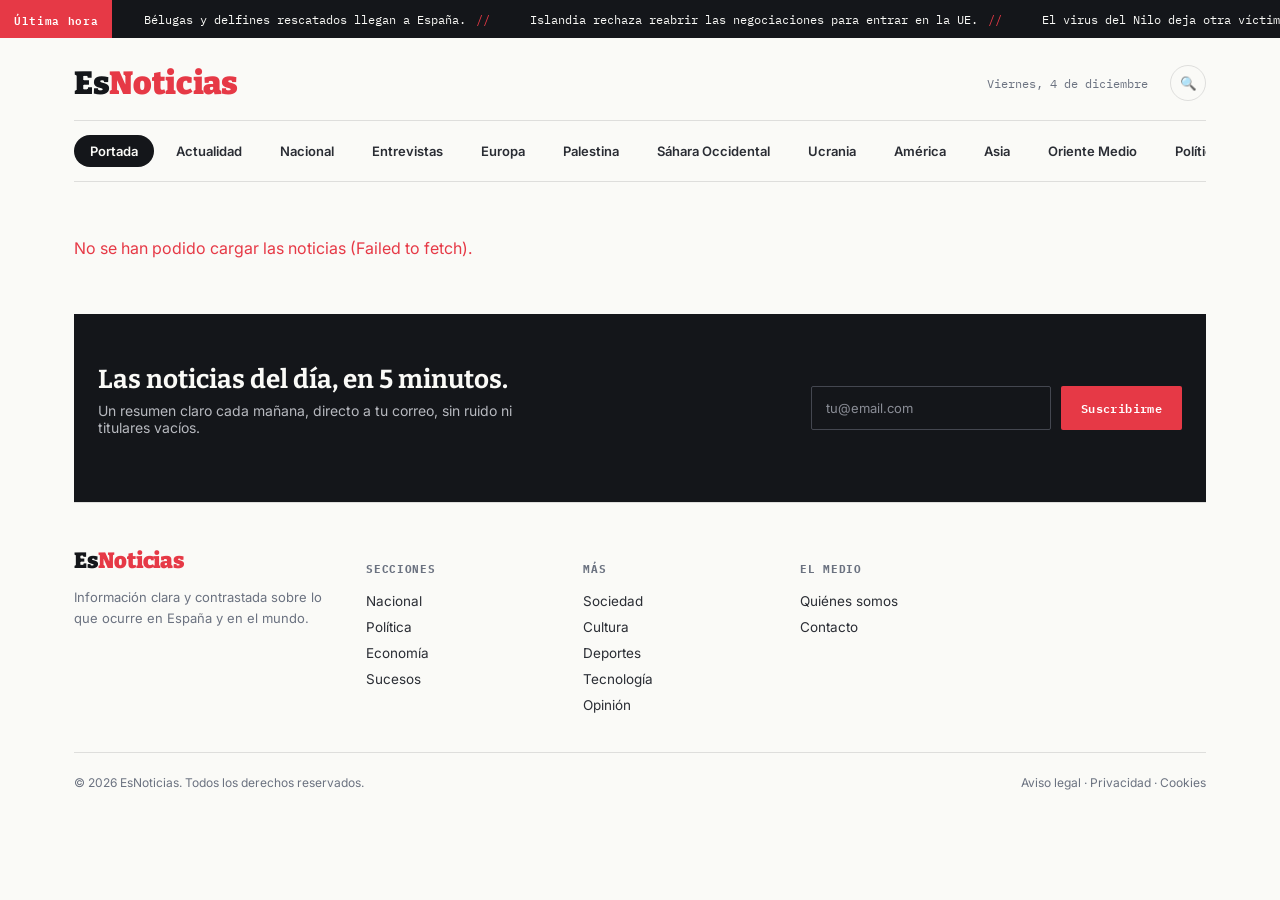
<file: index.html>
<!DOCTYPE html>
<html lang="es">
<head>
<meta charset="UTF-8">
<meta name="viewport" content="width=device-width, initial-scale=1.0">
<title>EsNoticias — Información clara, sin ruido</title>
<meta name="description" content="EsNoticias — información clara y contrastada sobre actualidad, política, economía e internacional, sin ruido.">
<meta property="og:type" content="website">
<meta property="og:site_name" content="EsNoticias">
<meta property="og:title" content="EsNoticias — Información clara, sin ruido">
<meta property="og:description" content="Noticias de actualidad, política, economía e internacional, actualizadas al minuto.">
<meta property="og:url" content="https://es-noticias.vercel.app/">
<meta property="og:image" content="https://es-noticias.vercel.app/assets/og-default.jpg">
<meta property="og:locale" content="es_ES">

<meta name="twitter:card" content="summary_large_image">
<meta name="twitter:title" content="EsNoticias — Información clara, sin ruido">
<meta name="twitter:description" content="Noticias de actualidad, política, economía e internacional, actualizadas al minuto.">
<meta name="twitter:image" content="https://es-noticias.vercel.app/assets/og-default.jpg">
<link rel="icon" type="image/svg+xml" href="favicon.svg">
<link rel="preconnect" href="https://fonts.googleapis.com">
<link rel="preconnect" href="https://fonts.gstatic.com" crossorigin>
<link href="https://fonts.googleapis.com/css2?family=Bitter:wght@500;700;900&family=Inter:wght@400;500;600;700&family=IBM+Plex+Mono:wght@500;600&display=swap" rel="stylesheet">
<style>
  :root{
    --ink:#14161A;
    --ink-soft:#2A2D34;
    --paper:#FAFAF7;
    --paper-dim:#F0EEE8;
    --red:#E63946;
    --red-dark:#A5202B;
    --blue:#2451FF;
    --blue-dark:#173AB8;
    --amber:#E8A317;
    --slate:#6B7280;
    --line: rgba(20,22,26,0.12);
  }
  *{box-sizing:border-box;}
  html,body{margin:0;padding:0;}
  body{
    background:var(--paper);
    color:var(--ink);
    font-family:'Inter',sans-serif;
    -webkit-font-smoothing:antialiased;
  }
  a{color:inherit;text-decoration:none;}
  img{display:block;width:100%;height:100%;object-fit:cover;}
  h1,h2,h3{font-family:'Bitter',serif;margin:0;line-height:1.08;}
  .eyebrow{
    font-family:'IBM Plex Mono',monospace;
    font-size:11px;
    font-weight:600;
    letter-spacing:0.08em;
    text-transform:uppercase;
  }
  .wrap{max-width:1180px;margin:0 auto;padding:0 24px;}

  /* Ticker */
  .ticker-bar{background:var(--ink);color:var(--paper);overflow:hidden;position:relative;height:38px;display:flex;align-items:center;}
  .ticker-tag{
    background:var(--red);color:#fff;font-family:'IBM Plex Mono',monospace;font-size:11px;font-weight:600;
    letter-spacing:0.06em;padding:8px 14px;height:100%;display:flex;align-items:center;flex-shrink:0;z-index:2;
  }
  .ticker-track-wrap{overflow:hidden;flex:1;height:100%;}
  .ticker-track{display:flex;align-items:center;white-space:nowrap;animation:scroll-left 32s linear infinite;height:100%;}
  .ticker-track span{
    font-family:'IBM Plex Mono',monospace;font-size:12px;padding:0 32px;position:relative;
  }
  .ticker-track span::after{content:"//";position:absolute;right:8px;color:var(--red);}
  @keyframes scroll-left{from{transform:translateX(0);}to{transform:translateX(-50%);}}

  /* Masthead */
  .masthead{padding:26px 0 18px;display:flex;align-items:center;justify-content:space-between;border-bottom:1px solid var(--line);}
  .logo{font-family:'Bitter',serif;font-weight:900;font-size:32px;letter-spacing:-0.01em;}
  .logo span{color:var(--red);}
  .masthead-right{display:flex;align-items:center;gap:22px;}
  .date-label{font-family:'IBM Plex Mono',monospace;font-size:12px;color:var(--slate);white-space:nowrap;}
  .icon-btn{width:36px;height:36px;border-radius:50%;border:1px solid var(--line);display:flex;align-items:center;justify-content:center;cursor:pointer;background:none;}
  .subscribe-btn{
    background:var(--ink);color:var(--paper);font-family:'IBM Plex Mono',monospace;font-size:12px;font-weight:600;
    padding:10px 18px;border-radius:2px;letter-spacing:0.03em;cursor:pointer;border:none;
  }

  /* Search bar */
  .search-bar{
    display:none;padding:14px 0;border-bottom:1px solid var(--line);
  }
  .search-bar.open{display:flex;gap:10px;}
  .search-bar input{
    flex:1;border:1px solid var(--line);border-radius:2px;padding:10px 14px;font-size:14px;
    font-family:'Inter',sans-serif;background:var(--paper-dim);
  }
  .search-bar button{
    background:var(--ink);color:var(--paper);border:none;padding:10px 18px;border-radius:2px;
    font-family:'IBM Plex Mono',monospace;font-size:12px;font-weight:600;cursor:pointer;
  }
  .search-bar .cerrar{
    background:none;color:var(--slate);border:1px solid var(--line);
  }

  /* Nav */
  .nav{display:flex;align-items:center;gap:6px;padding:14px 0;overflow-x:auto;border-bottom:1px solid var(--line);}
  .nav a{
    font-size:13px;font-weight:600;padding:8px 16px;border-radius:20px;white-space:nowrap;color:var(--ink-soft);
  }
  .nav a.active{background:var(--ink);color:var(--paper);}
  .nav a:not(.active):hover{background:var(--paper-dim);}
  .nav .more{color:var(--slate);border:1px dashed var(--line);}

  /* Hero */
  .hero{display:grid;grid-template-columns:1.55fr 1fr;gap:36px;padding:38px 0 46px;}
  .cat-bar{border-left:4px solid var(--red);padding-left:12px;}
  .cat-bar.blue{border-color:var(--blue);}
  .cat-bar.amber{border-color:var(--amber);}
  .cat-bar.gray{border-color:var(--slate);}
  .lead-img{aspect-ratio:16/10;background:linear-gradient(135deg,#3A3F4B,#14161A);border-radius:3px;margin-bottom:18px;position:relative;overflow:hidden;}
  .lead-img .badge{
    position:absolute;top:14px;left:14px;background:var(--red);color:#fff;font-family:'IBM Plex Mono',monospace;
    font-size:11px;font-weight:600;letter-spacing:0.05em;padding:5px 10px;
  }
  .lead h1{font-size:38px;margin:10px 0 12px;}
  .dek{font-size:16px;color:var(--ink-soft);line-height:1.5;margin-bottom:14px;max-width:56ch;}
  .byline{font-family:'IBM Plex Mono',monospace;font-size:11.5px;color:var(--slate);display:flex;gap:10px;align-items:center;}
  .byline .dot{width:3px;height:3px;background:var(--slate);border-radius:50%;}

  .side-stack{display:flex;flex-direction:column;gap:22px;}
  .side-card{padding-bottom:22px;border-bottom:1px solid var(--line);}
  .side-card:last-child{border-bottom:none;padding-bottom:0;}
  .side-card h3{font-size:18px;margin:8px 0 6px;}
  .side-card .dek-sm{font-size:13.5px;color:var(--slate);line-height:1.5;}

  /* Section blocks */
  .section-block{padding:42px 0;border-top:1px solid var(--line);}
  .section-head{display:flex;align-items:baseline;justify-content:space-between;margin-bottom:24px;}
  .section-head h2{font-size:24px;}
  .section-head .see-all{font-family:'IBM Plex Mono',monospace;font-size:11.5px;font-weight:600;color:var(--slate);text-transform:uppercase;letter-spacing:0.04em;}
  .card-grid{display:grid;grid-template-columns:repeat(3,1fr);gap:26px;}
  .story-card .thumb{aspect-ratio:4/3;border-radius:3px;margin-bottom:12px;background:linear-gradient(135deg,#DCD9CF,#B8B4A6);}
  .story-card.intl .thumb{background:linear-gradient(135deg,#C9D8FF,#7E9CFF);}
  .story-card h3{font-size:17px;margin:0 0 8px;}
  .story-card .dek-sm{font-size:13px;color:var(--slate);line-height:1.5;margin-bottom:8px;}
  .story-card .byline{font-size:11px;}

  /* Newsletter */
  .newsletter{background:var(--ink);color:var(--paper);padding:52px 0;margin-top:12px;}
  .newsletter-inner{display:flex;align-items:center;justify-content:space-between;gap:32px;flex-wrap:wrap;}
  .newsletter h2{color:var(--paper);font-size:26px;max-width:420px;}
  .newsletter p{color:#B7B9BF;font-size:14px;margin-top:8px;max-width:420px;}
  .newsletter-form{display:flex;gap:10px;flex-shrink:0;}
  .newsletter-form input{
    background:transparent;border:1px solid #444750;color:var(--paper);padding:12px 14px;font-size:13px;
    font-family:'Inter',sans-serif;width:240px;border-radius:2px;
  }
  .newsletter-form input::placeholder{color:#8A8D96;}
  .newsletter-form button{
    background:var(--red);color:#fff;border:none;padding:12px 20px;font-family:'IBM Plex Mono',monospace;
    font-size:12px;font-weight:600;letter-spacing:0.03em;cursor:pointer;border-radius:2px;
  }

  /* Footer */
  footer{padding:44px 0 30px;border-top:1px solid var(--line);}
  .footer-grid{display:grid;grid-template-columns:1.4fr repeat(4,1fr);gap:28px;margin-bottom:34px;}
  .footer-grid .logo{font-size:22px;margin-bottom:10px;}
  .footer-grid p{font-size:13px;color:var(--slate);line-height:1.6;max-width:32ch;}
  .footer-col h4{font-family:'IBM Plex Mono',monospace;font-size:11px;letter-spacing:0.06em;text-transform:uppercase;color:var(--slate);margin-bottom:12px;}
  .footer-col a{display:block;font-size:13.5px;padding:5px 0;color:var(--ink-soft);}
  .footer-col a:hover{color:var(--red);}
  .footer-bottom{display:flex;justify-content:space-between;align-items:center;padding-top:22px;border-top:1px solid var(--line);font-size:12px;color:var(--slate);flex-wrap:wrap;gap:10px;}

  @media (max-width:860px){
    .hero{grid-template-columns:1fr;}
    .card-grid{grid-template-columns:1fr;}
    .footer-grid{grid-template-columns:1fr 1fr;}
    .lead h1{font-size:28px;}
    .newsletter-inner{flex-direction:column;align-items:flex-start;}
    .newsletter-form{width:100%;}
    .newsletter-form input{width:100%;}
    .date-label{display:none;}
  }
</style>
</head>
<body>

<div class="ticker-bar">
  <div class="ticker-tag">Última hora</div>
  <div class="ticker-track-wrap">
    <div class="ticker-track" id="tickerTrack">
      <span>Bélugas y delfines rescatados llegan a España.</span>
      <span>Islandia rechaza reabrir las negociaciones para entrar en la UE.</span>
      <span>El virus del Nilo deja otra víctima en Sevilla</span>
      <span>Granada y Jaén registran nuevos terremotos de baja intensidad.</span>
      <span>Moscú intensifica la ofensiva aérea sobre Ucrania.</span>
      <span>Ben Gvir presume de empeorar las condiciones de las presas palestinas.</span>
      <span>Cuatro palestinos heridos en un ataque de colonos en Cisjordania.</span>
      <span>Estados Unidos y Irán vuelven a intercambiar ataques.</span>
    </div>
  </div>
</div>

<div class="wrap">

  <div class="masthead">
    <div class="logo">Es<span>Noticias</span></div>
    <div class="masthead-right">
      <span class="date-label" id="dateLabel"></span>
      <button class="icon-btn" id="searchToggle" title="Buscar">🔍</button>
    </div>
  </div>

  <div class="search-bar" id="searchBar">
    <input type="text" id="searchInput" placeholder="Buscar noticias…">
    <button id="searchGo">Buscar</button>
    <button class="cerrar" id="searchClose" type="button">Cerrar</button>
  </div>

  <nav class="nav">
    <a href="index.html" class="active">Portada</a>
    <a href="seccion.html?cat=Actualidad">Actualidad</a>
    <a href="seccion.html?cat=Nacional">Nacional</a>
    <a href="seccion.html?cat=Nacional">Entrevistas</a>
    <a href="seccion.html?cat=Europa">Europa</a>
    <a href="seccion.html?cat=Palestina">Palestina</a>
    <a href="seccion.html?cat=S%C3%A1hara%20Occidental">Sáhara Occidental</a>
    <a href="seccion.html?cat=Ucrania">Ucrania</a>
    <a href="seccion.html?cat=Am%C3%A9rica">América</a>
    <a href="seccion.html?cat=Asia">Asia</a>
    <a href="seccion.html?cat=Oriente%20Medio">Oriente Medio</a>
    <a href="seccion.html?cat=Pol%C3%ADtica">Política</a>
    <a href="seccion.html?cat=Econom%C3%ADa">Economía</a>
    <a href="seccion.html?cat=Sociedad">Sociedad</a>
    <a href="seccion.html?cat=Sucesos">Sucesos</a>
    <a href="seccion.html?cat=Cultura">Cultura</a>
    <a href="seccion.html?cat=Deportes">Deportes</a>
    <a href="seccion.html?cat=Tecnolog%C3%ADa">Tecnología</a>
    <a href="seccion.html?cat=Ciencia">Ciencia</a>
    <a href="seccion.html?cat=Salud">Salud</a>
    <a href="seccion.html?cat=Opini%C3%B3n">Opinión</a>
    <a href="seccion.html?cat=Otros">Otros</a>
  </nav>

  <div id="esn-portada">
    <p style="padding:60px 0;text-align:center;color:var(--slate);">Cargando noticias…</p>
  </div>

  <div class="newsletter">
    <div class="wrap newsletter-inner">
      <div>
        <h2>Las noticias del día, en 5 minutos.</h2>
        <p>Un resumen claro cada mañana, directo a tu correo, sin ruido ni titulares vacíos.</p>
      </div>
      <form id="esnNewsletterForm" class="newsletter-form" method="POST" target="esnHiddenFrame" action="https://7f5d0035.sibforms.com/serve/[base64]">
        <input type="email" id="esnNewsletterEmail" name="EMAIL" placeholder="tu@email.com" required>
        <input type="text" name="email_address_check" value="" style="display:none;">
        <input type="hidden" name="locale" value="es">
        <button type="submit">Suscribirme</button>
      </form>
      <p id="esnNewsletterOk" style="display:none;color:#8FE3A8;font-size:14px;margin-top:10px;">¡Gracias! Ya estás suscrito a EsNoticias.</p>
      <iframe name="esnHiddenFrame" style="display:none;"></iframe>
    </div>
  </div>

  <footer>
    <div class="footer-grid">
      <div>
        <div class="logo">Es<span>Noticias</span></div>
        <p>Información clara y contrastada sobre lo que ocurre en España y en el mundo.</p>
      </div>
      <div class="footer-col">
        <h4>Secciones</h4>
        <a href="seccion.html?cat=Nacional">Nacional</a>
        <a href="seccion.html?cat=Pol%C3%ADtica">Política</a>
        <a href="seccion.html?cat=Econom%C3%ADa">Economía</a>
        <a href="seccion.html?cat=Sucesos">Sucesos</a>
      </div>
      <div class="footer-col">
        <h4>Más</h4>
        <a href="seccion.html?cat=Sociedad">Sociedad</a>
        <a href="seccion.html?cat=Cultura">Cultura</a>
        <a href="seccion.html?cat=Deportes">Deportes</a>
        <a href="seccion.html?cat=Tecnolog%C3%ADa">Tecnología</a>
        <a href="seccion.html?cat=Opini%C3%B3n">Opinión</a>
      </div>
      <div class="footer-col">
        <h4>El medio</h4>
        <a href="quienes-somos.html">Quiénes somos</a>
        <a href="contacto.html">Contacto</a>
      </div>
    </div>
    <div class="footer-bottom">
      <span>© 2026 EsNoticias. Todos los derechos reservados.</span>
      <span>Aviso legal · Privacidad · Cookies</span>
    </div>
  </footer>

</div>

<script>
  const dateLabel = document.getElementById('dateLabel');
  const today = new Date();
  const fecha = today.toLocaleDateString('es-ES', { weekday: 'long', day: 'numeric', month: 'long' });
  dateLabel.textContent = fecha.charAt(0).toUpperCase() + fecha.slice(1);
</script>
<script src="assets/noticias.js"></script>
<script>esnRenderPortada();</script>
<script>
  const esnForm = document.getElementById('esnNewsletterForm');
  if (esnForm) {
    esnForm.addEventListener('submit', function () {
      setTimeout(function () {
        esnForm.style.display = 'none';
        document.getElementById('esnNewsletterOk').style.display = 'block';
      }, 600);
    });
  }
</script>
<script>
  // --- Buscador integrado en la portada ---
  function esnNormalize(str) {
    return (str || "").toString().toLowerCase().normalize("NFD").replace(/[\u0300-\u036f]/g, "");
  }

  const searchToggle = document.getElementById('searchToggle');
  const searchBar = document.getElementById('searchBar');
  const searchInput = document.getElementById('searchInput');
  const searchGo = document.getElementById('searchGo');
  const searchClose = document.getElementById('searchClose');
  const portadaCont = document.getElementById('esn-portada');
  let esnPortadaOriginalHtml = null;

  searchToggle.addEventListener('click', function () {
    searchBar.classList.toggle('open');
    if (searchBar.classList.contains('open')) searchInput.focus();
  });

  searchClose.addEventListener('click', function () {
    searchBar.classList.remove('open');
    if (esnPortadaOriginalHtml !== null) {
      portadaCont.innerHTML = esnPortadaOriginalHtml;
      esnPortadaOriginalHtml = null;
    }
  });

  async function esnEjecutarBusqueda() {
    const q = searchInput.value.trim();
    if (q.length < 2) return;
    if (esnPortadaOriginalHtml === null) esnPortadaOriginalHtml = portadaCont.innerHTML;
    portadaCont.innerHTML = `<p style="padding:40px 0;text-align:center;color:var(--slate);">Buscando…</p>`;
    try {
      const noticias = await esnCargarNoticias();
      const qNorm = esnNormalize(q);
      const resultados = noticias.filter(n => {
        const texto = esnNormalize([n.title, n.resumen, n.categoria, n.autor].join(" "));
        return texto.includes(qNorm);
      });
      if (resultados.length === 0) {
        portadaCont.innerHTML = `<p style="padding:40px 0;color:var(--slate);">No se han encontrado noticias para "${esnEscapeHtml(q)}".</p>`;
        return;
      }
      portadaCont.innerHTML =
        `<p style="padding:20px 0 0;color:var(--slate);font-size:13px;">${resultados.length} resultado(s) para "${esnEscapeHtml(q)}"</p>` +
        `<div class="card-grid" style="margin-top:20px;">${resultados.map(n => esnCardHtml(n, "grid")).join("")}</div>`;
    } catch (err) {
      portadaCont.innerHTML = `<p style="padding:40px 0;color:var(--red);">No se han podido cargar las noticias (${esnEscapeHtml(err.message)}).</p>`;
    }
  }

  searchGo.addEventListener('click', esnEjecutarBusqueda);
  searchInput.addEventListener('keydown', function (e) {
    if (e.key === 'Enter') { e.preventDefault(); esnEjecutarBusqueda(); }
  });
</script>

</body>
</html>
</file>
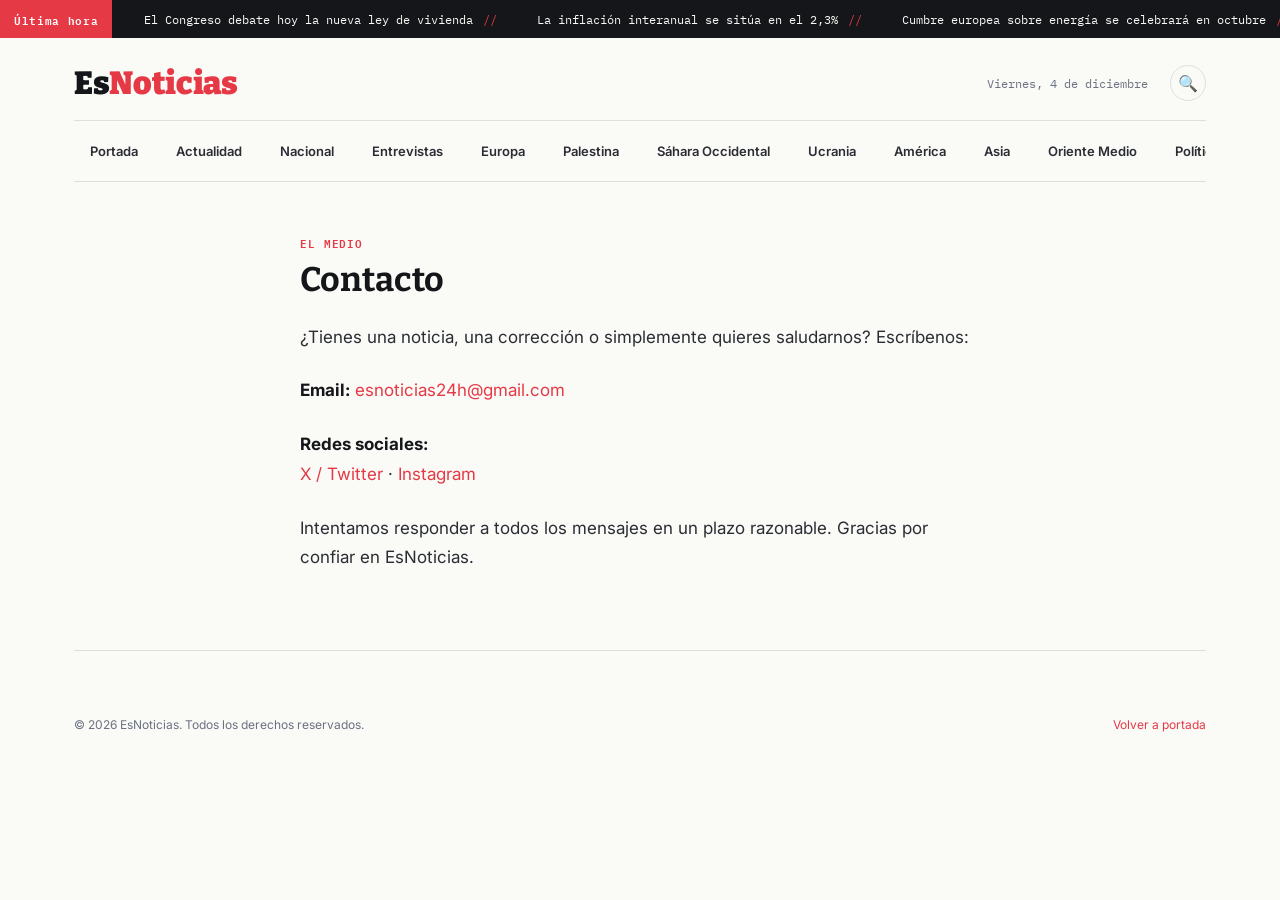
<file: contacto.html>
<!DOCTYPE html>
<html lang="es">
<head>
<meta charset="UTF-8">
<meta name="viewport" content="width=device-width, initial-scale=1.0">
<title>Contacto — EsNoticias</title>
<link rel="icon" type="image/svg+xml" href="favicon.svg">
<link rel="preconnect" href="https://fonts.googleapis.com">
<link rel="preconnect" href="https://fonts.gstatic.com" crossorigin>
<link href="https://fonts.googleapis.com/css2?family=Bitter:wght@500;700;900&family=Inter:wght@400;500;600;700&family=IBM+Plex+Mono:wght@500;600&display=swap" rel="stylesheet">
<style>
  :root{
    --ink:#14161A;
    --ink-soft:#2A2D34;
    --paper:#FAFAF7;
    --paper-dim:#F0EEE8;
    --red:#E63946;
    --slate:#6B7280;
    --line: rgba(20,22,26,0.12);
  }
  *{box-sizing:border-box;}
  html,body{margin:0;padding:0;}
  body{
    background:var(--paper);
    color:var(--ink);
    font-family:'Inter',sans-serif;
    -webkit-font-smoothing:antialiased;
  }
  a{color:inherit;text-decoration:none;}
  h1{font-family:'Bitter',serif;margin:0;line-height:1.08;}
  .eyebrow{
    font-family:'IBM Plex Mono',monospace;
    font-size:11px;
    font-weight:600;
    letter-spacing:0.08em;
    text-transform:uppercase;
  }
  .wrap{max-width:1180px;margin:0 auto;padding:0 24px;}

  /* Ticker */
  .ticker-bar{background:var(--ink);color:var(--paper);overflow:hidden;position:relative;height:38px;display:flex;align-items:center;}
  .ticker-tag{
    background:var(--red);color:#fff;font-family:'IBM Plex Mono',monospace;font-size:11px;font-weight:600;
    letter-spacing:0.06em;padding:8px 14px;height:100%;display:flex;align-items:center;flex-shrink:0;z-index:2;
  }
  .ticker-track-wrap{overflow:hidden;flex:1;height:100%;}
  .ticker-track{display:flex;align-items:center;white-space:nowrap;animation:scroll-left 32s linear infinite;height:100%;}
  .ticker-track span{
    font-family:'IBM Plex Mono',monospace;font-size:12px;padding:0 32px;position:relative;
  }
  .ticker-track span::after{content:"//";position:absolute;right:8px;color:var(--red);}
  @keyframes scroll-left{from{transform:translateX(0);}to{transform:translateX(-50%);}}

  /* Masthead */
  .masthead{padding:26px 0 18px;display:flex;align-items:center;justify-content:space-between;border-bottom:1px solid var(--line);}
  .logo{font-family:'Bitter',serif;font-weight:900;font-size:32px;letter-spacing:-0.01em;}
  .logo span{color:var(--red);}
  .masthead-right{display:flex;align-items:center;gap:22px;}
  .date-label{font-family:'IBM Plex Mono',monospace;font-size:12px;color:var(--slate);white-space:nowrap;}
  .icon-btn{width:36px;height:36px;border-radius:50%;border:1px solid var(--line);display:flex;align-items:center;justify-content:center;cursor:pointer;background:none;}

  /* Nav */
  .nav{display:flex;align-items:center;gap:6px;padding:14px 0;overflow-x:auto;border-bottom:1px solid var(--line);}
  .nav a{
    font-size:13px;font-weight:600;padding:8px 16px;border-radius:20px;white-space:nowrap;color:var(--ink-soft);
  }
  .nav a.active{background:var(--ink);color:var(--paper);}
  .nav a:not(.active):hover{background:var(--paper-dim);}

  /* Footer */
  footer{padding:44px 0 30px;border-top:1px solid var(--line);}
  .footer-bottom{display:flex;justify-content:space-between;align-items:center;padding-top:22px;font-size:12px;color:var(--slate);flex-wrap:wrap;gap:10px;}

  @media (max-width:860px){
    .date-label{display:none;}
  }
</style>
</head>
<body>

<div class="ticker-bar">
  <div class="ticker-tag">Última hora</div>
  <div class="ticker-track-wrap">
    <div class="ticker-track" id="tickerTrack">
      <span>El Congreso debate hoy la nueva ley de vivienda</span>
      <span>La inflación interanual se sitúa en el 2,3%</span>
      <span>Cumbre europea sobre energía se celebrará en octubre</span>
      <span>Selección nacional confirma convocatoria para el próximo amistoso</span>
      <span>El Congreso debate hoy la nueva ley de vivienda</span>
      <span>La inflación interanual se sitúa en el 2,3%</span>
      <span>Cumbre europea sobre energía se celebrará en octubre</span>
      <span>Selección nacional confirma convocatoria para el próximo amistoso</span>
    </div>
  </div>
</div>

<div class="wrap">

  <div class="masthead">
    <a href="index.html" class="logo">Es<span>Noticias</span></a>
    <div class="masthead-right">
      <span class="date-label" id="dateLabel"></span>
      <a class="icon-btn" href="index.html" title="Buscar">🔍</a>
    </div>
  </div>

  <nav class="nav">
    <a href="index.html">Portada</a>
    <a href="seccion.html?cat=Actualidad">Actualidad</a>
    <a href="seccion.html?cat=Nacional">Nacional</a>
    <a href="seccion.html?cat=Entrevistas">Entrevistas</a>
    <a href="seccion.html?cat=Europa">Europa</a>
    <a href="seccion.html?cat=Palestina">Palestina</a>
    <a href="seccion.html?cat=S%C3%A1hara%20Occidental">Sáhara Occidental</a>
    <a href="seccion.html?cat=Ucrania">Ucrania</a>
    <a href="seccion.html?cat=Am%C3%A9rica">América</a>
    <a href="seccion.html?cat=Asia">Asia</a>
    <a href="seccion.html?cat=Oriente%20Medio">Oriente Medio</a>
    <a href="seccion.html?cat=Pol%C3%ADtica">Política</a>
    <a href="seccion.html?cat=Econom%C3%ADa">Economía</a>
    <a href="seccion.html?cat=Sociedad">Sociedad</a>
    <a href="seccion.html?cat=Sucesos">Sucesos</a>
    <a href="seccion.html?cat=Cultura">Cultura</a>
    <a href="seccion.html?cat=Deportes">Deportes</a>
    <a href="seccion.html?cat=Tecnolog%C3%ADa">Tecnología</a>
    <a href="seccion.html?cat=Ciencia">Ciencia</a>
    <a href="seccion.html?cat=Salud">Salud</a>
    <a href="seccion.html?cat=Opini%C3%B3n">Opinión</a>
    <a href="seccion.html?cat=Otros">Otros</a>
  </nav>

  <article style="max-width:720px;margin:0 auto;padding:50px 20px 60px;">
    <span class="eyebrow" style="color:var(--red);">El medio</span>
    <h1 style="font-size:34px;margin:10px 0 24px;">Contacto</h1>

    <div style="font-size:17px;line-height:1.75;color:var(--ink-soft);">
      <p>¿Tienes una noticia, una corrección o simplemente quieres saludarnos? Escríbenos:</p>

      <p style="margin:24px 0;">
        <strong style="color:var(--ink);">Email:</strong>
        <a href="mailto:esnoticias24h@gmail.com" style="color:var(--red);">esnoticias24h@gmail.com</a>
      </p>

      <p style="margin:24px 0;">
        <strong style="color:var(--ink);">Redes sociales:</strong><br>
        <!-- Cuando tengas los enlaces, sustituye estos "#" por tus perfiles reales -->
        <a href="#" style="color:var(--red);">X / Twitter</a> ·
        <a href="#" style="color:var(--red);">Instagram</a>
      </p>

      <p>Intentamos responder a todos los mensajes en un plazo razonable. Gracias por confiar en EsNoticias.</p>
    </div>
  </article>

  <footer>
    <div class="footer-bottom">
      <span>© 2026 EsNoticias. Todos los derechos reservados.</span>
      <a href="index.html" style="color:var(--red);">Volver a portada</a>
    </div>
  </footer>

</div>

<script>
  const dateLabel = document.getElementById('dateLabel');
  const today = new Date();
  const fecha = today.toLocaleDateString('es-ES', { weekday: 'long', day: 'numeric', month: 'long' });
  dateLabel.textContent = fecha.charAt(0).toUpperCase() + fecha.slice(1);
</script>

</body>
</html>
</file>
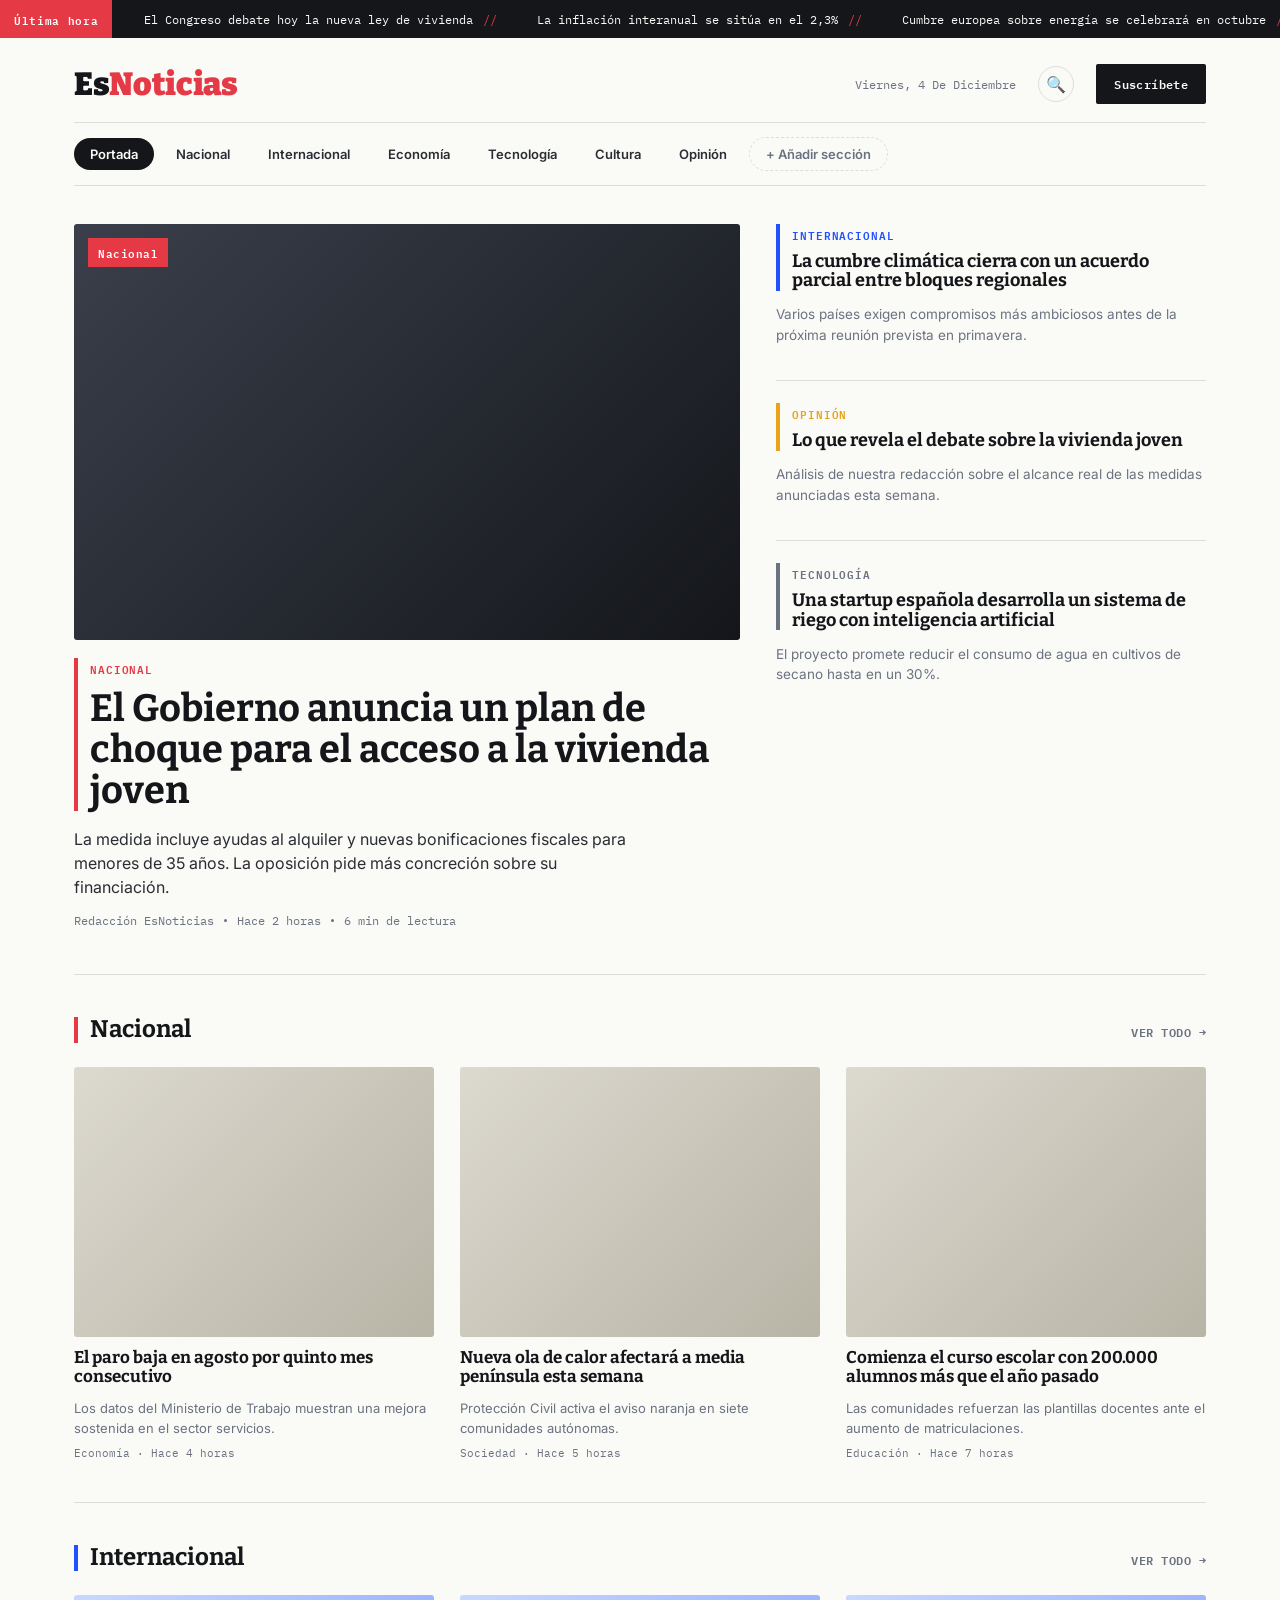
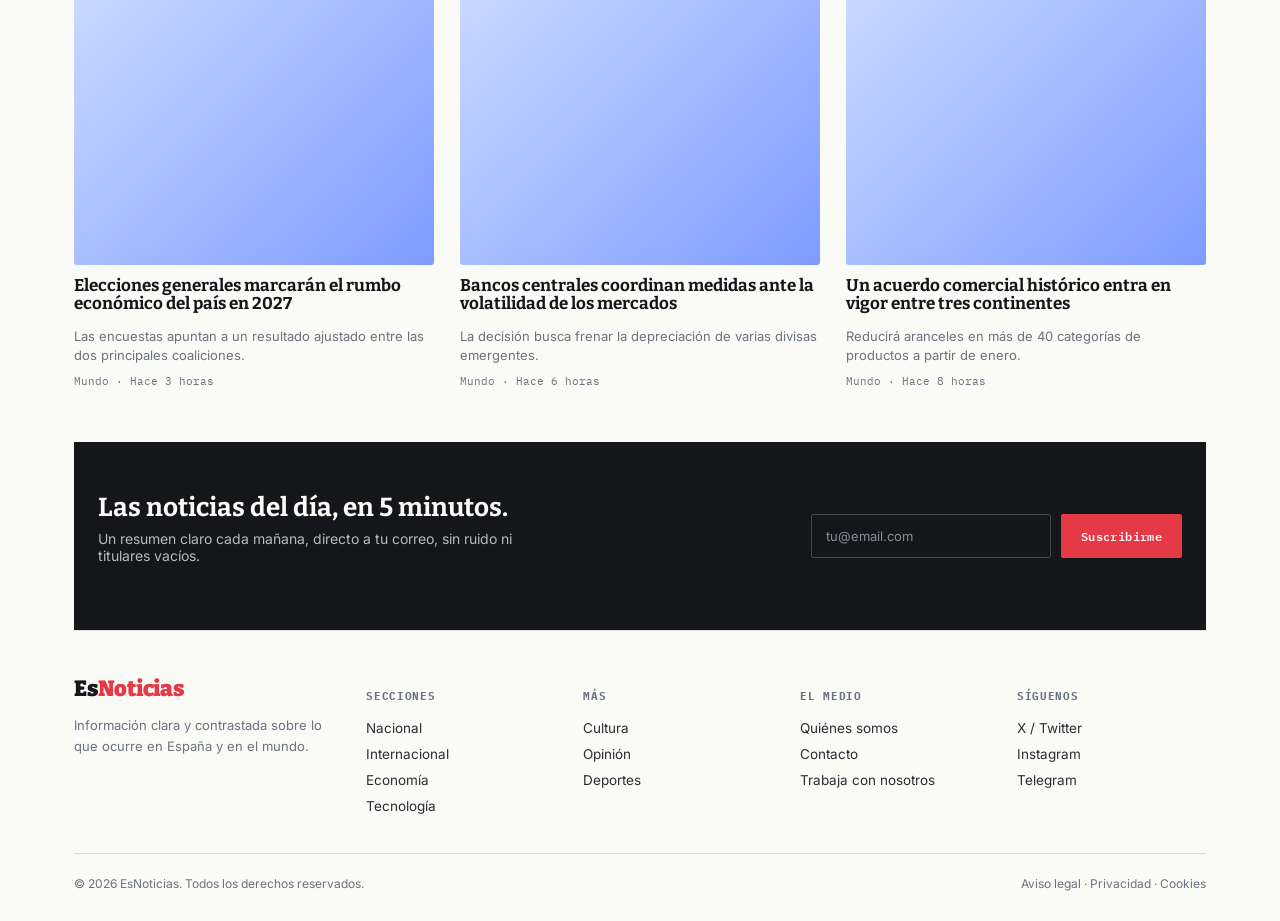
<file: index (4).html>
<!DOCTYPE html>
<html lang="es">
<head>
<meta charset="UTF-8">
<meta name="viewport" content="width=device-width, initial-scale=1.0">
<title>EsNoticias — Información clara, sin ruido</title>
<link rel="preconnect" href="https://fonts.googleapis.com">
<link rel="preconnect" href="https://fonts.gstatic.com" crossorigin>
<link href="https://fonts.googleapis.com/css2?family=Bitter:wght@500;700;900&family=Inter:wght@400;500;600;700&family=IBM+Plex+Mono:wght@500;600&display=swap" rel="stylesheet">
<style>
  :root{
    --ink:#14161A;
    --ink-soft:#2A2D34;
    --paper:#FAFAF7;
    --paper-dim:#F0EEE8;
    --red:#E63946;
    --red-dark:#A5202B;
    --blue:#2451FF;
    --blue-dark:#173AB8;
    --amber:#E8A317;
    --slate:#6B7280;
    --line: rgba(20,22,26,0.12);
  }
  *{box-sizing:border-box;}
  html,body{margin:0;padding:0;}
  body{
    background:var(--paper);
    color:var(--ink);
    font-family:'Inter',sans-serif;
    -webkit-font-smoothing:antialiased;
  }
  a{color:inherit;text-decoration:none;}
  img{display:block;width:100%;height:100%;object-fit:cover;}
  h1,h2,h3{font-family:'Bitter',serif;margin:0;line-height:1.08;}
  .eyebrow{
    font-family:'IBM Plex Mono',monospace;
    font-size:11px;
    font-weight:600;
    letter-spacing:0.08em;
    text-transform:uppercase;
  }
  .wrap{max-width:1180px;margin:0 auto;padding:0 24px;}

  /* Ticker */
  .ticker-bar{background:var(--ink);color:var(--paper);overflow:hidden;position:relative;height:38px;display:flex;align-items:center;}
  .ticker-tag{
    background:var(--red);color:#fff;font-family:'IBM Plex Mono',monospace;font-size:11px;font-weight:600;
    letter-spacing:0.06em;padding:8px 14px;height:100%;display:flex;align-items:center;flex-shrink:0;z-index:2;
  }
  .ticker-track-wrap{overflow:hidden;flex:1;height:100%;}
  .ticker-track{display:flex;align-items:center;white-space:nowrap;animation:scroll-left 32s linear infinite;height:100%;}
  .ticker-track span{
    font-family:'IBM Plex Mono',monospace;font-size:12px;padding:0 32px;position:relative;
  }
  .ticker-track span::after{content:"//";position:absolute;right:8px;color:var(--red);}
  @keyframes scroll-left{from{transform:translateX(0);}to{transform:translateX(-50%);}}

  /* Masthead */
  .masthead{padding:26px 0 18px;display:flex;align-items:center;justify-content:space-between;border-bottom:1px solid var(--line);}
  .logo{font-family:'Bitter',serif;font-weight:900;font-size:32px;letter-spacing:-0.01em;}
  .logo span{color:var(--red);}
  .masthead-right{display:flex;align-items:center;gap:22px;}
  .date-label{font-family:'IBM Plex Mono',monospace;font-size:12px;color:var(--slate);text-transform:capitalize;}
  .icon-btn{width:36px;height:36px;border-radius:50%;border:1px solid var(--line);display:flex;align-items:center;justify-content:center;cursor:pointer;}
  .subscribe-btn{
    background:var(--ink);color:var(--paper);font-family:'IBM Plex Mono',monospace;font-size:12px;font-weight:600;
    padding:10px 18px;border-radius:2px;letter-spacing:0.03em;cursor:pointer;border:none;
  }

  /* Nav */
  .nav{display:flex;align-items:center;gap:6px;padding:14px 0;overflow-x:auto;border-bottom:1px solid var(--line);}
  .nav a{
    font-size:13px;font-weight:600;padding:8px 16px;border-radius:20px;white-space:nowrap;color:var(--ink-soft);
  }
  .nav a.active{background:var(--ink);color:var(--paper);}
  .nav a:not(.active):hover{background:var(--paper-dim);}
  .nav .more{color:var(--slate);border:1px dashed var(--line);}

  /* Hero */
  .hero{display:grid;grid-template-columns:1.55fr 1fr;gap:36px;padding:38px 0 46px;}
  .cat-bar{border-left:4px solid var(--red);padding-left:12px;}
  .cat-bar.blue{border-color:var(--blue);}
  .cat-bar.amber{border-color:var(--amber);}
  .cat-bar.gray{border-color:var(--slate);}
  .lead-img{aspect-ratio:16/10;background:linear-gradient(135deg,#3A3F4B,#14161A);border-radius:3px;margin-bottom:18px;position:relative;overflow:hidden;}
  .lead-img .badge{
    position:absolute;top:14px;left:14px;background:var(--red);color:#fff;font-family:'IBM Plex Mono',monospace;
    font-size:11px;font-weight:600;letter-spacing:0.05em;padding:5px 10px;
  }
  .lead h1{font-size:38px;margin:10px 0 12px;}
  .dek{font-size:16px;color:var(--ink-soft);line-height:1.5;margin-bottom:14px;max-width:56ch;}
  .byline{font-family:'IBM Plex Mono',monospace;font-size:11.5px;color:var(--slate);display:flex;gap:10px;align-items:center;}
  .byline .dot{width:3px;height:3px;background:var(--slate);border-radius:50%;}

  .side-stack{display:flex;flex-direction:column;gap:22px;}
  .side-card{padding-bottom:22px;border-bottom:1px solid var(--line);}
  .side-card:last-child{border-bottom:none;padding-bottom:0;}
  .side-card h3{font-size:18px;margin:8px 0 6px;}
  .side-card .dek-sm{font-size:13.5px;color:var(--slate);line-height:1.5;}

  /* Section blocks */
  .section-block{padding:42px 0;border-top:1px solid var(--line);}
  .section-head{display:flex;align-items:baseline;justify-content:space-between;margin-bottom:24px;}
  .section-head h2{font-size:24px;}
  .section-head .see-all{font-family:'IBM Plex Mono',monospace;font-size:11.5px;font-weight:600;color:var(--slate);text-transform:uppercase;letter-spacing:0.04em;}
  .card-grid{display:grid;grid-template-columns:repeat(3,1fr);gap:26px;}
  .story-card .thumb{aspect-ratio:4/3;border-radius:3px;margin-bottom:12px;background:linear-gradient(135deg,#DCD9CF,#B8B4A6);}
  .story-card.intl .thumb{background:linear-gradient(135deg,#C9D8FF,#7E9CFF);}
  .story-card h3{font-size:17px;margin:0 0 8px;}
  .story-card .dek-sm{font-size:13px;color:var(--slate);line-height:1.5;margin-bottom:8px;}
  .story-card .byline{font-size:11px;}

  /* Newsletter */
  .newsletter{background:var(--ink);color:var(--paper);padding:52px 0;margin-top:12px;}
  .newsletter-inner{display:flex;align-items:center;justify-content:space-between;gap:32px;flex-wrap:wrap;}
  .newsletter h2{color:var(--paper);font-size:26px;max-width:420px;}
  .newsletter p{color:#B7B9BF;font-size:14px;margin-top:8px;max-width:420px;}
  .newsletter-form{display:flex;gap:10px;flex-shrink:0;}
  .newsletter-form input{
    background:transparent;border:1px solid #444750;color:var(--paper);padding:12px 14px;font-size:13px;
    font-family:'Inter',sans-serif;width:240px;border-radius:2px;
  }
  .newsletter-form input::placeholder{color:#8A8D96;}
  .newsletter-form button{
    background:var(--red);color:#fff;border:none;padding:12px 20px;font-family:'IBM Plex Mono',monospace;
    font-size:12px;font-weight:600;letter-spacing:0.03em;cursor:pointer;border-radius:2px;
  }

  /* Footer */
  footer{padding:44px 0 30px;border-top:1px solid var(--line);}
  .footer-grid{display:grid;grid-template-columns:1.4fr repeat(4,1fr);gap:28px;margin-bottom:34px;}
  .footer-grid .logo{font-size:22px;margin-bottom:10px;}
  .footer-grid p{font-size:13px;color:var(--slate);line-height:1.6;max-width:32ch;}
  .footer-col h4{font-family:'IBM Plex Mono',monospace;font-size:11px;letter-spacing:0.06em;text-transform:uppercase;color:var(--slate);margin-bottom:12px;}
  .footer-col a{display:block;font-size:13.5px;padding:5px 0;color:var(--ink-soft);}
  .footer-col a:hover{color:var(--red);}
  .footer-bottom{display:flex;justify-content:space-between;align-items:center;padding-top:22px;border-top:1px solid var(--line);font-size:12px;color:var(--slate);flex-wrap:wrap;gap:10px;}

  @media (max-width:860px){
    .hero{grid-template-columns:1fr;}
    .card-grid{grid-template-columns:1fr;}
    .footer-grid{grid-template-columns:1fr 1fr;}
    .lead h1{font-size:28px;}
    .newsletter-inner{flex-direction:column;align-items:flex-start;}
    .newsletter-form{width:100%;}
    .newsletter-form input{width:100%;}
  }
</style>
</head>
<body>

<div class="ticker-bar">
  <div class="ticker-tag">Última hora</div>
  <div class="ticker-track-wrap">
    <div class="ticker-track" id="tickerTrack">
      <span>El Congreso debate hoy la nueva ley de vivienda</span>
      <span>La inflación interanual se sitúa en el 2,3%</span>
      <span>Cumbre europea sobre energía se celebrará en octubre</span>
      <span>Selección nacional confirma convocatoria para el próximo amistoso</span>
      <span>El Congreso debate hoy la nueva ley de vivienda</span>
      <span>La inflación interanual se sitúa en el 2,3%</span>
      <span>Cumbre europea sobre energía se celebrará en octubre</span>
      <span>Selección nacional confirma convocatoria para el próximo amistoso</span>
    </div>
  </div>
</div>

<div class="wrap">

  <div class="masthead">
    <div class="logo">Es<span>Noticias</span></div>
    <div class="masthead-right">
      <span class="date-label" id="dateLabel"></span>
      <div class="icon-btn" title="Buscar">🔍</div>
      <button class="subscribe-btn">Suscríbete</button>
    </div>
  </div>

  <nav class="nav">
    <a href="#" class="active">Portada</a>
    <a href="#">Nacional</a>
    <a href="#">Internacional</a>
    <a href="#">Economía</a>
    <a href="#">Tecnología</a>
    <a href="#">Cultura</a>
    <a href="#">Opinión</a>
    <a href="#" class="more">+ Añadir sección</a>
  </nav>

  <section class="hero">
    <article class="lead">
      <div class="lead-img"><span class="badge">Nacional</span></div>
      <div class="cat-bar">
        <span class="eyebrow" style="color:var(--red);">Nacional</span>
        <h1>El Gobierno anuncia un plan de choque para el acceso a la vivienda joven</h1>
      </div>
      <p class="dek">La medida incluye ayudas al alquiler y nuevas bonificaciones fiscales para menores de 35 años. La oposición pide más concreción sobre su financiación.</p>
      <div class="byline"><span>Redacción EsNoticias</span><span class="dot"></span><span>Hace 2 horas</span><span class="dot"></span><span>6 min de lectura</span></div>
    </article>

    <aside class="side-stack">
      <div class="side-card">
        <div class="cat-bar blue">
          <span class="eyebrow" style="color:var(--blue);">Internacional</span>
          <h3>La cumbre climática cierra con un acuerdo parcial entre bloques regionales</h3>
        </div>
        <p class="dek-sm">Varios países exigen compromisos más ambiciosos antes de la próxima reunión prevista en primavera.</p>
      </div>
      <div class="side-card">
        <div class="cat-bar amber">
          <span class="eyebrow" style="color:var(--amber);">Opinión</span>
          <h3>Lo que revela el debate sobre la vivienda joven</h3>
        </div>
        <p class="dek-sm">Análisis de nuestra redacción sobre el alcance real de las medidas anunciadas esta semana.</p>
      </div>
      <div class="side-card">
        <div class="cat-bar gray">
          <span class="eyebrow" style="color:var(--slate);">Tecnología</span>
          <h3>Una startup española desarrolla un sistema de riego con inteligencia artificial</h3>
        </div>
        <p class="dek-sm">El proyecto promete reducir el consumo de agua en cultivos de secano hasta en un 30%.</p>
      </div>
    </aside>
  </section>

  <section class="section-block">
    <div class="section-head">
      <h2 style="border-left:4px solid var(--red); padding-left:12px;">Nacional</h2>
      <a href="#" class="see-all">Ver todo →</a>
    </div>
    <div class="card-grid">
      <article class="story-card"><div class="thumb"></div><h3>El paro baja en agosto por quinto mes consecutivo</h3><p class="dek-sm">Los datos del Ministerio de Trabajo muestran una mejora sostenida en el sector servicios.</p><div class="byline">Economía · Hace 4 horas</div></article>
      <article class="story-card"><div class="thumb"></div><h3>Nueva ola de calor afectará a media península esta semana</h3><p class="dek-sm">Protección Civil activa el aviso naranja en siete comunidades autónomas.</p><div class="byline">Sociedad · Hace 5 horas</div></article>
      <article class="story-card"><div class="thumb"></div><h3>Comienza el curso escolar con 200.000 alumnos más que el año pasado</h3><p class="dek-sm">Las comunidades refuerzan las plantillas docentes ante el aumento de matriculaciones.</p><div class="byline">Educación · Hace 7 horas</div></article>
    </div>
  </section>

  <section class="section-block">
    <div class="section-head">
      <h2 style="border-left:4px solid var(--blue); padding-left:12px;">Internacional</h2>
      <a href="#" class="see-all">Ver todo →</a>
    </div>
    <div class="card-grid">
      <article class="story-card intl"><div class="thumb"></div><h3>Elecciones generales marcarán el rumbo económico del país en 2027</h3><p class="dek-sm">Las encuestas apuntan a un resultado ajustado entre las dos principales coaliciones.</p><div class="byline">Mundo · Hace 3 horas</div></article>
      <article class="story-card intl"><div class="thumb"></div><h3>Bancos centrales coordinan medidas ante la volatilidad de los mercados</h3><p class="dek-sm">La decisión busca frenar la depreciación de varias divisas emergentes.</p><div class="byline">Mundo · Hace 6 horas</div></article>
      <article class="story-card intl"><div class="thumb"></div><h3>Un acuerdo comercial histórico entra en vigor entre tres continentes</h3><p class="dek-sm">Reducirá aranceles en más de 40 categorías de productos a partir de enero.</p><div class="byline">Mundo · Hace 8 horas</div></article>
    </div>
  </section>

  <div class="newsletter">
    <div class="wrap newsletter-inner">
      <div>
        <h2>Las noticias del día, en 5 minutos.</h2>
        <p>Un resumen claro cada mañana, directo a tu correo, sin ruido ni titulares vacíos.</p>
      </div>
      <form class="newsletter-form" onsubmit="return false;">
        <input type="email" placeholder="tu@email.com" required>
        <button type="submit">Suscribirme</button>
      </form>
    </div>
  </div>

  <footer>
    <div class="footer-grid">
      <div>
        <div class="logo">Es<span>Noticias</span></div>
        <p>Información clara y contrastada sobre lo que ocurre en España y en el mundo.</p>
      </div>
      <div class="footer-col">
        <h4>Secciones</h4>
        <a href="#">Nacional</a>
        <a href="#">Internacional</a>
        <a href="#">Economía</a>
        <a href="#">Tecnología</a>
      </div>
      <div class="footer-col">
        <h4>Más</h4>
        <a href="#">Cultura</a>
        <a href="#">Opinión</a>
        <a href="#">Deportes</a>
      </div>
      <div class="footer-col">
        <h4>El medio</h4>
        <a href="#">Quiénes somos</a>
        <a href="#">Contacto</a>
        <a href="#">Trabaja con nosotros</a>
      </div>
      <div class="footer-col">
        <h4>Síguenos</h4>
        <a href="#">X / Twitter</a>
        <a href="#">Instagram</a>
        <a href="#">Telegram</a>
      </div>
    </div>
    <div class="footer-bottom">
      <span>© 2026 EsNoticias. Todos los derechos reservados.</span>
      <span>Aviso legal · Privacidad · Cookies</span>
    </div>
  </footer>

</div>

<script>
  const dateLabel = document.getElementById('dateLabel');
  const today = new Date();
  const formatted = today.toLocaleDateString('es-ES', { weekday: 'long', day: 'numeric', month: 'long' });
  dateLabel.textContent = formatted;
</script>

<script src="https://identity.netlify.com/v1/netlify-identity-widget.js"></script>
<script>
  if (window.netlifyIdentity) {
    window.netlifyIdentity.on("init", user => {
      if (!user) {
        window.netlifyIdentity.on("login", () => {
          document.location.href = "/admin/";
        });
      }
    });
  }
</script>
</body>
</html>
</file>
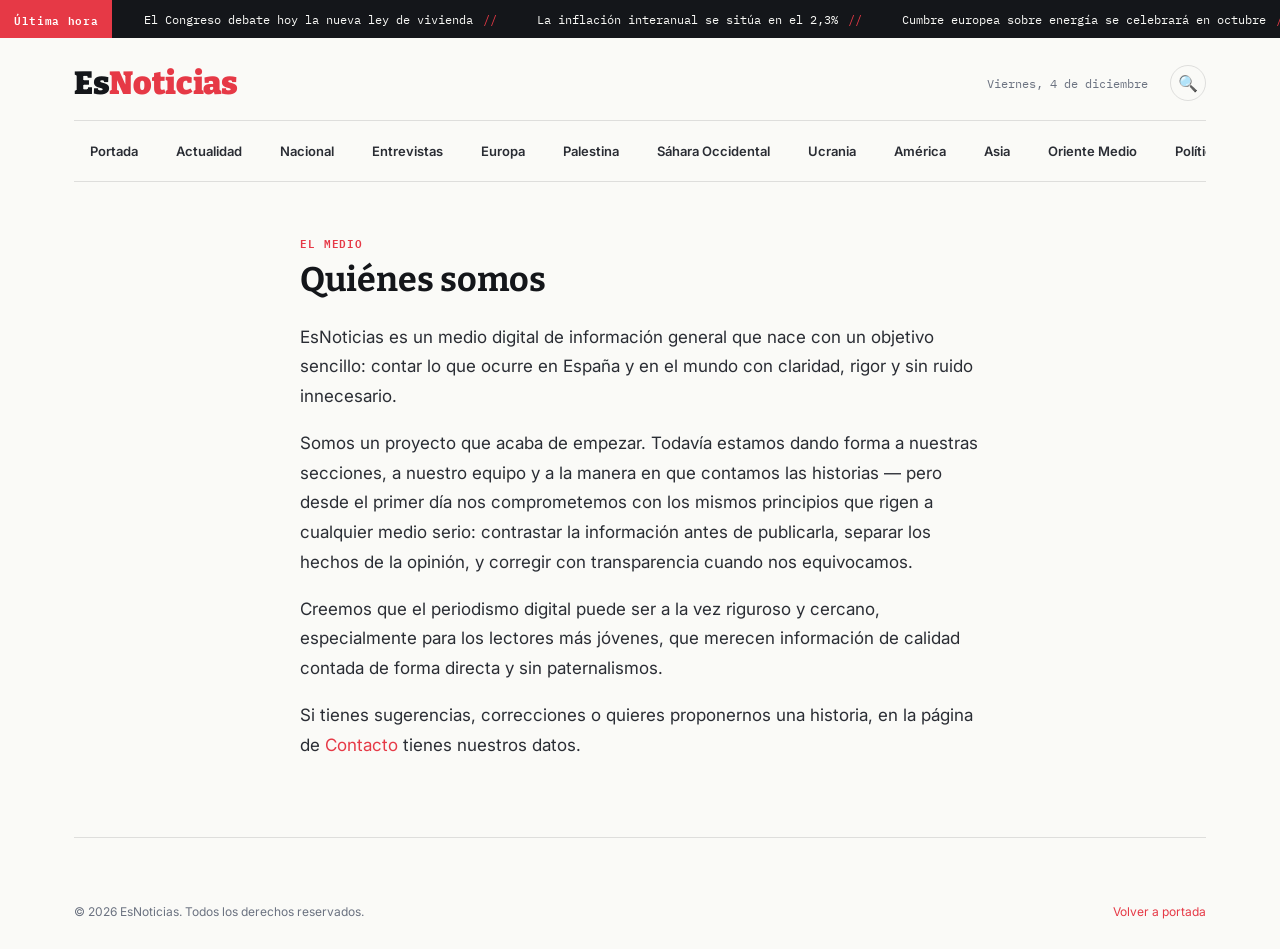
<file: quienes-somos.html>
<!DOCTYPE html>
<html lang="es">
<head>
<meta charset="UTF-8">
<meta name="viewport" content="width=device-width, initial-scale=1.0">
<title>Quiénes somos — EsNoticias</title>
<link rel="icon" type="image/svg+xml" href="favicon.svg">
<link rel="preconnect" href="https://fonts.googleapis.com">
<link rel="preconnect" href="https://fonts.gstatic.com" crossorigin>
<link href="https://fonts.googleapis.com/css2?family=Bitter:wght@500;700;900&family=Inter:wght@400;500;600;700&family=IBM+Plex+Mono:wght@500;600&display=swap" rel="stylesheet">
<style>
  :root{
    --ink:#14161A;
    --ink-soft:#2A2D34;
    --paper:#FAFAF7;
    --paper-dim:#F0EEE8;
    --red:#E63946;
    --slate:#6B7280;
    --line: rgba(20,22,26,0.12);
  }
  *{box-sizing:border-box;}
  html,body{margin:0;padding:0;}
  body{
    background:var(--paper);
    color:var(--ink);
    font-family:'Inter',sans-serif;
    -webkit-font-smoothing:antialiased;
  }
  a{color:inherit;text-decoration:none;}
  h1{font-family:'Bitter',serif;margin:0;line-height:1.08;}
  .eyebrow{
    font-family:'IBM Plex Mono',monospace;
    font-size:11px;
    font-weight:600;
    letter-spacing:0.08em;
    text-transform:uppercase;
  }
  .wrap{max-width:1180px;margin:0 auto;padding:0 24px;}

  /* Ticker */
  .ticker-bar{background:var(--ink);color:var(--paper);overflow:hidden;position:relative;height:38px;display:flex;align-items:center;}
  .ticker-tag{
    background:var(--red);color:#fff;font-family:'IBM Plex Mono',monospace;font-size:11px;font-weight:600;
    letter-spacing:0.06em;padding:8px 14px;height:100%;display:flex;align-items:center;flex-shrink:0;z-index:2;
  }
  .ticker-track-wrap{overflow:hidden;flex:1;height:100%;}
  .ticker-track{display:flex;align-items:center;white-space:nowrap;animation:scroll-left 32s linear infinite;height:100%;}
  .ticker-track span{
    font-family:'IBM Plex Mono',monospace;font-size:12px;padding:0 32px;position:relative;
  }
  .ticker-track span::after{content:"//";position:absolute;right:8px;color:var(--red);}
  @keyframes scroll-left{from{transform:translateX(0);}to{transform:translateX(-50%);}}

  /* Masthead */
  .masthead{padding:26px 0 18px;display:flex;align-items:center;justify-content:space-between;border-bottom:1px solid var(--line);}
  .logo{font-family:'Bitter',serif;font-weight:900;font-size:32px;letter-spacing:-0.01em;}
  .logo span{color:var(--red);}
  .masthead-right{display:flex;align-items:center;gap:22px;}
  .date-label{font-family:'IBM Plex Mono',monospace;font-size:12px;color:var(--slate);white-space:nowrap;}
  .icon-btn{width:36px;height:36px;border-radius:50%;border:1px solid var(--line);display:flex;align-items:center;justify-content:center;cursor:pointer;background:none;}

  /* Nav */
  .nav{display:flex;align-items:center;gap:6px;padding:14px 0;overflow-x:auto;border-bottom:1px solid var(--line);}
  .nav a{
    font-size:13px;font-weight:600;padding:8px 16px;border-radius:20px;white-space:nowrap;color:var(--ink-soft);
  }
  .nav a.active{background:var(--ink);color:var(--paper);}
  .nav a:not(.active):hover{background:var(--paper-dim);}

  /* Footer */
  footer{padding:44px 0 30px;border-top:1px solid var(--line);}
  .footer-bottom{display:flex;justify-content:space-between;align-items:center;padding-top:22px;font-size:12px;color:var(--slate);flex-wrap:wrap;gap:10px;}

  @media (max-width:860px){
    .date-label{display:none;}
  }
</style>
</head>
<body>

<div class="ticker-bar">
  <div class="ticker-tag">Última hora</div>
  <div class="ticker-track-wrap">
    <div class="ticker-track" id="tickerTrack">
      <span>El Congreso debate hoy la nueva ley de vivienda</span>
      <span>La inflación interanual se sitúa en el 2,3%</span>
      <span>Cumbre europea sobre energía se celebrará en octubre</span>
      <span>Selección nacional confirma convocatoria para el próximo amistoso</span>
      <span>El Congreso debate hoy la nueva ley de vivienda</span>
      <span>La inflación interanual se sitúa en el 2,3%</span>
      <span>Cumbre europea sobre energía se celebrará en octubre</span>
      <span>Selección nacional confirma convocatoria para el próximo amistoso</span>
    </div>
  </div>
</div>

<div class="wrap">

  <div class="masthead">
    <a href="index.html" class="logo">Es<span>Noticias</span></a>
    <div class="masthead-right">
      <span class="date-label" id="dateLabel"></span>
      <a class="icon-btn" href="index.html" title="Buscar">🔍</a>
    </div>
  </div>

  <nav class="nav">
    <a href="index.html">Portada</a>
    <a href="seccion.html?cat=Actualidad">Actualidad</a>
    <a href="seccion.html?cat=Nacional">Nacional</a>
    <a href="seccion.html?cat=Entrevistas">Entrevistas</a>
    <a href="seccion.html?cat=Europa">Europa</a>
    <a href="seccion.html?cat=Palestina">Palestina</a>
    <a href="seccion.html?cat=S%C3%A1hara%20Occidental">Sáhara Occidental</a>
    <a href="seccion.html?cat=Ucrania">Ucrania</a>
    <a href="seccion.html?cat=Am%C3%A9rica">América</a>
    <a href="seccion.html?cat=Asia">Asia</a>
    <a href="seccion.html?cat=Oriente%20Medio">Oriente Medio</a>
    <a href="seccion.html?cat=Pol%C3%ADtica">Política</a>
    <a href="seccion.html?cat=Econom%C3%ADa">Economía</a>
    <a href="seccion.html?cat=Sociedad">Sociedad</a>
    <a href="seccion.html?cat=Sucesos">Sucesos</a>
    <a href="seccion.html?cat=Cultura">Cultura</a>
    <a href="seccion.html?cat=Deportes">Deportes</a>
    <a href="seccion.html?cat=Tecnolog%C3%ADa">Tecnología</a>
    <a href="seccion.html?cat=Ciencia">Ciencia</a>
    <a href="seccion.html?cat=Salud">Salud</a>
    <a href="seccion.html?cat=Opini%C3%B3n">Opinión</a>
    <a href="seccion.html?cat=Otros">Otros</a>
  </nav>

  <article style="max-width:720px;margin:0 auto;padding:50px 20px 60px;">
    <span class="eyebrow" style="color:var(--red);">El medio</span>
    <h1 style="font-size:34px;margin:10px 0 24px;">Quiénes somos</h1>

    <div style="font-size:17px;line-height:1.75;color:var(--ink-soft);">
      <p>EsNoticias es un medio digital de información general que nace con un objetivo sencillo: contar lo que ocurre en España y en el mundo con claridad, rigor y sin ruido innecesario.</p>

      <p>Somos un proyecto que acaba de empezar. Todavía estamos dando forma a nuestras secciones, a nuestro equipo y a la manera en que contamos las historias — pero desde el primer día nos comprometemos con los mismos principios que rigen a cualquier medio serio: contrastar la información antes de publicarla, separar los hechos de la opinión, y corregir con transparencia cuando nos equivocamos.</p>

      <p>Creemos que el periodismo digital puede ser a la vez riguroso y cercano, especialmente para los lectores más jóvenes, que merecen información de calidad contada de forma directa y sin paternalismos.</p>

      <p>Si tienes sugerencias, correcciones o quieres proponernos una historia, en la página de <a href="contacto.html" style="color:var(--red);">Contacto</a> tienes nuestros datos.</p>
    </div>
  </article>

  <footer>
    <div class="footer-bottom">
      <span>© 2026 EsNoticias. Todos los derechos reservados.</span>
      <a href="index.html" style="color:var(--red);">Volver a portada</a>
    </div>
  </footer>

</div>

<script>
  const dateLabel = document.getElementById('dateLabel');
  const today = new Date();
  const fecha = today.toLocaleDateString('es-ES', { weekday: 'long', day: 'numeric', month: 'long' });
  dateLabel.textContent = fecha.charAt(0).toUpperCase() + fecha.slice(1);
</script>

</body>
</html>
</file>
